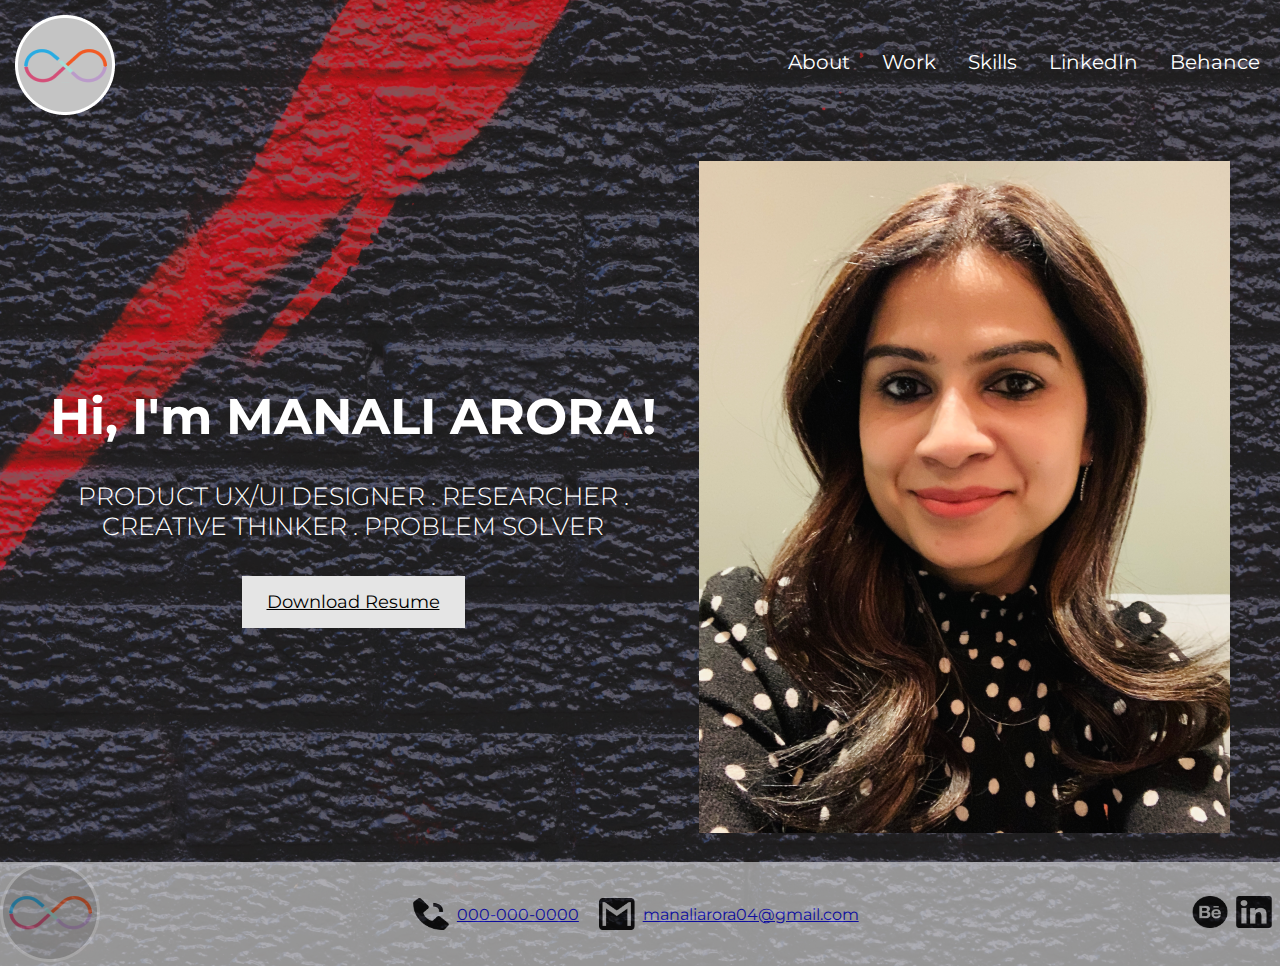
<file: index.html>
<!DOCTYPE html>
<html>

<head>
    <link rel="stylesheet" href="css/style.css" type="text/css">
    <!-- Global site tag (gtag.js) - Google Analytics -->
<script async src="https://www.googletagmanager.com/gtag/js?id=G-Q5YKX0DNT7"></script>
<script>
  window.dataLayer = window.dataLayer || [];
  function gtag(){dataLayer.push(arguments);}
  gtag('js', new Date());

  gtag('config', 'G-Q5YKX0DNT7');
</script>
    <!-- <link href="https://fonts.googleapis.com/icon?family=Material+Icons" rel="stylesheet"> -->
    <title>Manali Arora</title>
</head>

<body>
    <link rel="preconnect" href="https://fonts.googleapis.com">
    <link rel="preconnect" href="https://fonts.gstatic.com" crossorigin>
    <link
        href="https://fonts.googleapis.com/css2?family=Libre+Baskerville:ital@1&family=Montserrat:wght@400;500;600;700&family=Ms+Madi&family=Open+Sans:wght@300&display=swap"
        rel="stylesheet">
    <header class="navigation">
        <div class="logo">
            <a href="index.html"><img src="images/logo.png" /></a>
        </div>
        <nav class="links">
            <ul class="menu">
                <li><a href="about-me.html" class="menuItem">About</a></li>
                <li><a href="my-work.html" class="menuItem">Work</a></li>
                <li><a href="skills.html" class="menuItem">Skills</a></li>
                <li><a href="https://www.linkedin.com/in/manali-arora/" class="menuItem">LinkedIn</a></li>
                <li><a href="https://www.behance.net/manaliarora1" class="menuItem">Behance</a></li>
            </ul>
        </nav>

        <img src="images/menu.png" class="hamburger" />
        <img src="images/close.png" class="closeIcon" />
    </header>

    <div class="content">
        <div class="intro">
            <h1>Hi, I'm MANALI ARORA!</h1>
            <h2>PRODUCT UX/UI DESIGNER . RESEARCHER .<br> CREATIVE THINKER . PROBLEM SOLVER <br><br></h2>
            <a href="/docs/resume.pdf" download="Manali Arora Resume.pdf" class="resume">Download Resume</a>
        </div>
        <div class="profile-img">
            <img onmouseover="javascript:imageHovered(this);" onmouseout="javascript:imageUnhovered(this);"
                src="images/profile.png" class="heroImg" />
        </div>


    </div>
    <footer>

        <div class="logo">

            <a href="index.html"><img src="images/logo.png" /></a>
        </div>

        <div class="contact">

            <a href="tel:0000000000">
                <img src="images/call.png" class="footer-image" />
                <span>000-000-0000</span>
            </a>


            <a href="mailto:manaliarora04@gmail.com" class="Gmail">
                <img src="images/gmail.png" class="footer-image" />manaliarora04@gmail.com
            </a>

        </div>

        <div class="social-media">
            <a href="#" class="Behance">
                <img src="images/Behance.png" class="footer-image" />
            </a>
            <a href="#" class="LinkedIn">
                <img src="images/Linkedin.png" class="footer-image" />
            </a>
        </div>
    </footer>

</body>
<script src="js/index.js"></script>

</html>
</file>
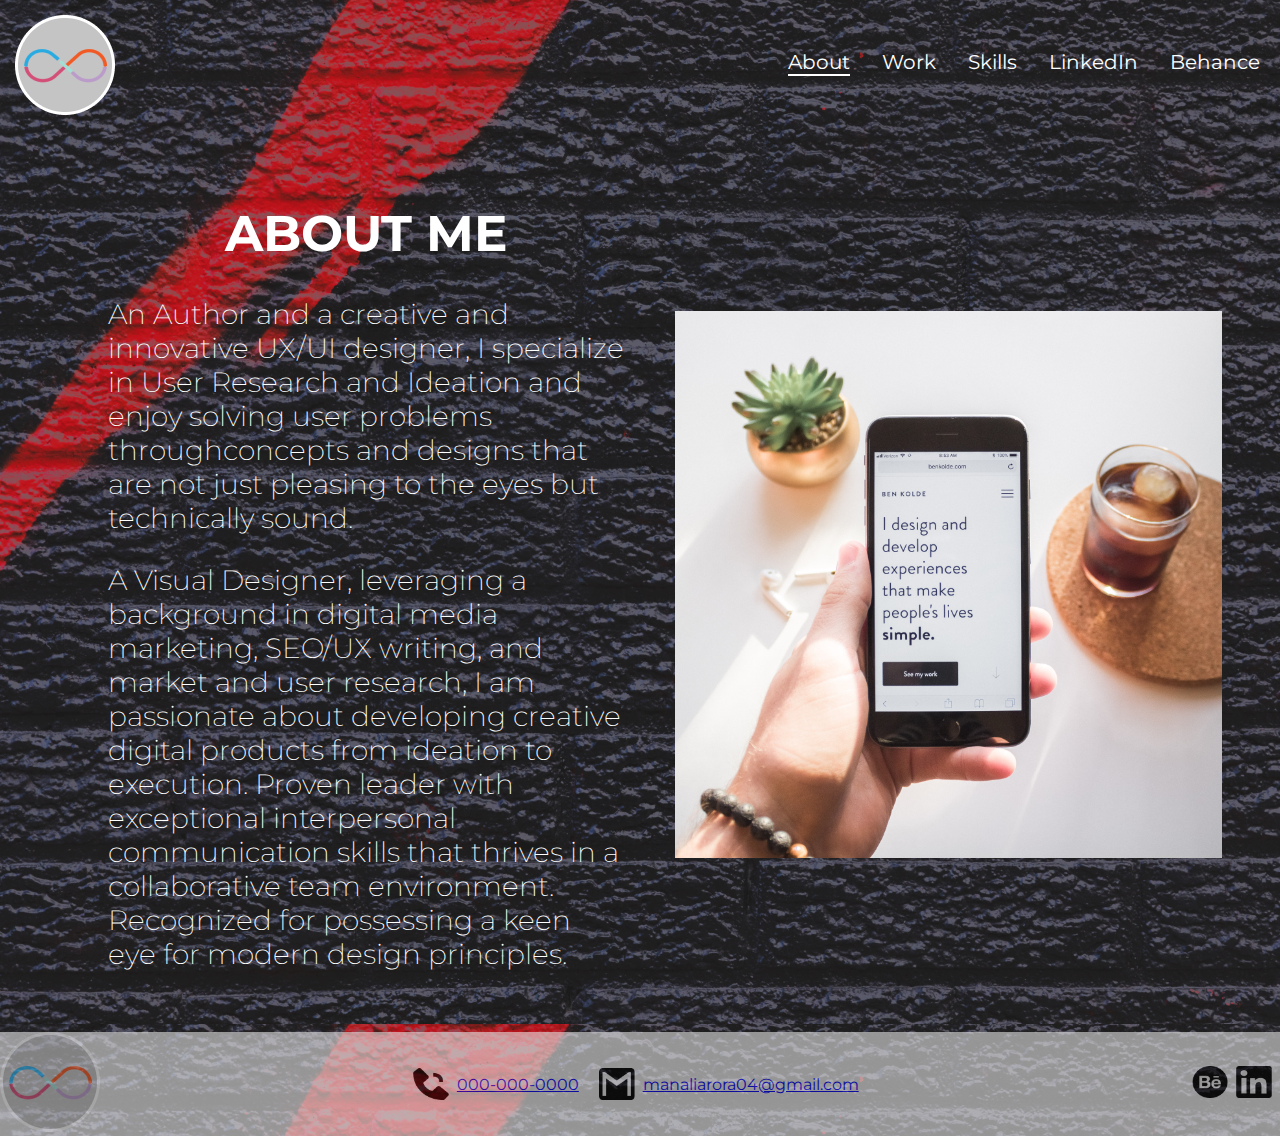
<file: about-me.html>
<!DOCTYPE html>
<html>

<head>
    <link rel="stylesheet" href="css/style.css" type="text/css">
    <!-- Global site tag (gtag.js) - Google Analytics -->
<script async src="https://www.googletagmanager.com/gtag/js?id=G-Q5YKX0DNT7"></script>
<script>
  window.dataLayer = window.dataLayer || [];
  function gtag(){dataLayer.push(arguments);}
  gtag('js', new Date());

  gtag('config', 'G-Q5YKX0DNT7');
</script>
    <title>Manali Arora</title>
</head>

<body>
    <link rel="preconnect" href="https://fonts.googleapis.com">
    <link rel="preconnect" href="https://fonts.gstatic.com" crossorigin>
    <link
        href="https://fonts.googleapis.com/css2?family=Libre+Baskerville:ital@1&family=Montserrat:wght@400;500;600;700&family=Ms+Madi&family=Open+Sans:wght@300&display=swap"
        rel="stylesheet">
    <header class="navigation">
        <div class="logo">
            <a href="index.html"><img src="images/logo.png" /></a>
        </div>
        <nav class="links">
            <ul class="menu">
                <li><a href="about-me.html" class="menuItem active">About</a></li>
                <li><a href="my-work.html" class="menuItem">Work</a></li>
                <li><a href="skills.html" class="menuItem">Skills</a></li>
                <li><a href="https://www.linkedin.com/in/manali-arora/" class="menuItem">LinkedIn</a></li>
                <li><a href="https://www.behance.net/manaliarora1" class="menuItem">Behance</a></li>
            </ul>
        </nav>

        <img src="images/menu.png" class="hamburger" />
        <img src="images/close.png" class="closeIcon" />
    </header>
<section class="main">
    <div class="content">
        <div class="about-me">

            <h1>ABOUT ME</h1>
            <p>An Author and a creative and innovative UX/UI designer, I specialize in User Research and Ideation and
                enjoy solving user problems throughconcepts and designs that are not just pleasing to the eyes but
                technically sound.</p>
            <p>A Visual Designer, leveraging a background in digital media marketing, SEO/UX writing, and market
                and user research, I am passionate about developing creative
                digital products from ideation to execution. Proven leader with exceptional interpersonal communication
                skills that thrives in a collaborative team environment.
                Recognized for possessing a keen eye for modern design principles.
            </p>

        </div>

        <img src="images/Hero-Image-About-Me.jpg" class="about-me-img" />


    </div>
</section>
    <footer>

        <div class="logo">
            <a href="https://manaliarora04.github.io/UX_UI_HW_18/"><img src="images/logo.png" /></a>
        </div>

        <div class="contact">

            <a href="tel:0000000000">
                <img src="images/call.png" class="footer-image" />
                <span>000-000-0000</span>
            </a>


            <a href="mailto:manaliarora04@gmail.com" class="Gmail">
                <img src="images/gmail.png" class="footer-image" />manaliarora04@gmail.com
            </a>

        </div>

        <div class="social-media">
            <a href="#" class="Behance">
                <img src="images/Behance.png" class="footer-image" />
            </a>
            <a href="#" class="LinkedIn">
                <img src="images/Linkedin.png" class="footer-image" />
            </a>
        </div>
    </footer>

</body>
<script src="js/index.js"></script>
</html>
</file>
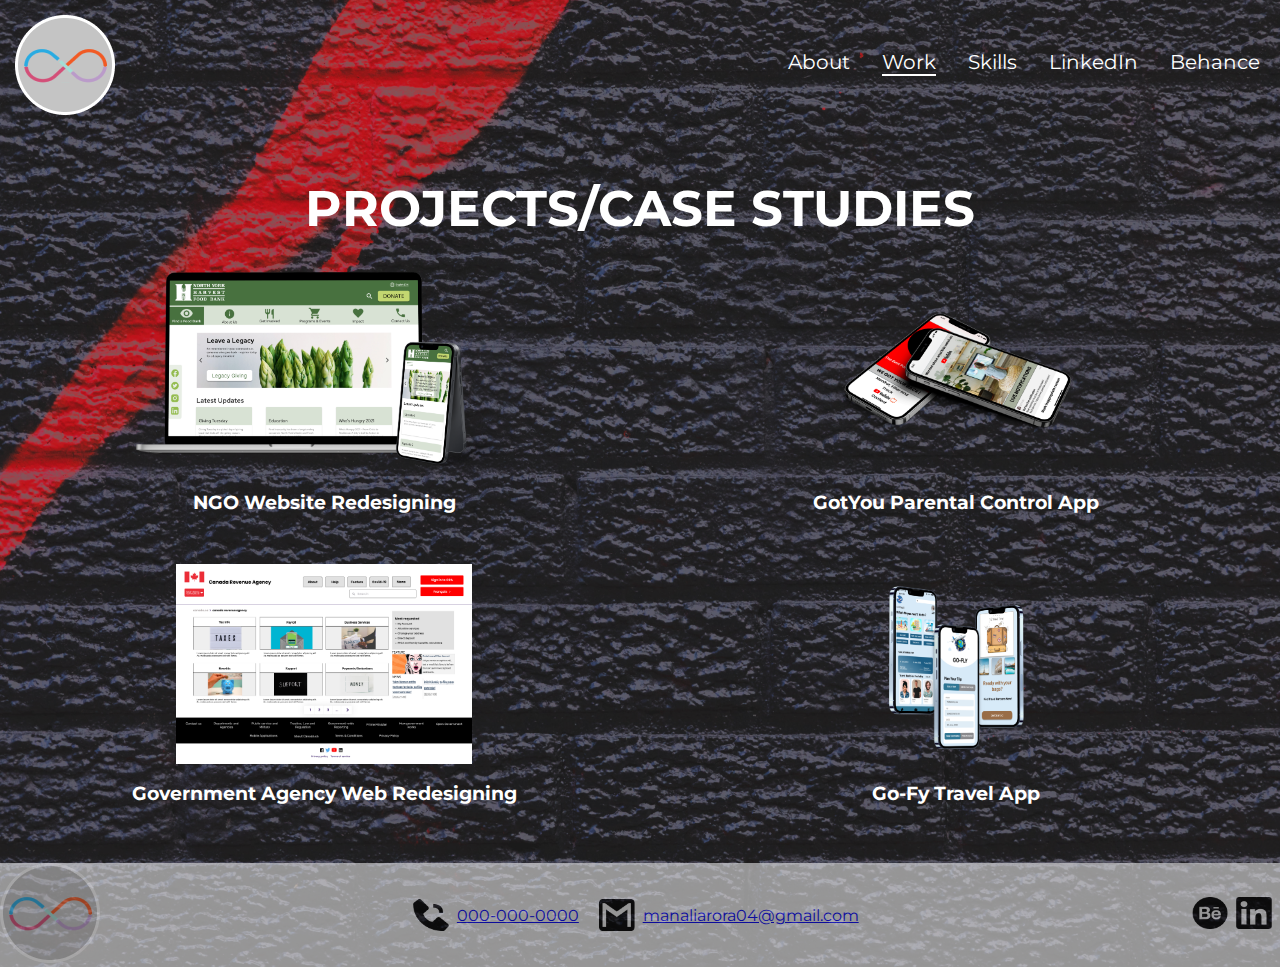
<file: my-work.html>
<!DOCTYPE html>
<html>

<head>
    <link rel="stylesheet" href="css/style.css" type="text/css">
    <!-- Global site tag (gtag.js) - Google Analytics -->
<script async src="https://www.googletagmanager.com/gtag/js?id=G-Q5YKX0DNT7"></script>
<script>
  window.dataLayer = window.dataLayer || [];
  function gtag(){dataLayer.push(arguments);}
  gtag('js', new Date());

  gtag('config', 'G-Q5YKX0DNT7');
</script>
    <title>Manali Arora</title>
</head>

<body>
    <link rel="preconnect" href="https://fonts.googleapis.com">
    <link rel="preconnect" href="https://fonts.gstatic.com" crossorigin>
    <link href="https://fonts.googleapis.com/css2?family=Libre+Baskerville:ital@1&family=Montserrat:wght@400;500;600;700&family=Ms+Madi&family=Open+Sans:wght@300&display=swap"
        rel="stylesheet">
    <header class="navigation">
        <div class="logo">
            <a href="index.html"><img src="images/logo.png" /></a>
        </div>
        <nav class="links">
            <ul class="menu">
                <li><a href="about-me.html" class="menuItem">About</a></li>
                <li><a href="my-work.html" class="menuItem active">Work</a></li>
                <li><a href="skills.html" class="menuItem">Skills</a></li>
                <li><a href="https://www.linkedin.com/in/manali-arora/" class="menuItem">LinkedIn</a></li>
                <li><a href="https://www.behance.net/manaliarora1" class="menuItem">Behance</a></li>
            </ul>
        </nav>

        <img src="images/menu.png" class="hamburger" />
        <img src="images/close.png" class="closeIcon" />
    </header>
    <section class="main">

        <div class="myWork">
            <h1>PROJECTS/CASE STUDIES</h1>
            <div>

                <div class="flexContainer">
                    <div class="caseStudy">
                        <div class="caseStudyThumb">
                            <img src="images/North-York-Harvest.png" />
                        </div>
                        <h3>NGO Website Redesigning</h3>
                    </div>
                    <div class="caseStudy">
                        <div class="caseStudyThumb">
                            <img src="images/Got-You.png" />
                        </div>
                        <h3>GotYou Parental Control App</h3>
                    </div>
                    <div class="caseStudy">
                        <div class="caseStudyThumb">
                            <img src="images/CRA-Desktop-Homepage 4.png" />
                        </div>
                        <h3>Government Agency Web Redesigning</h3>
                    </div>
                    <div class="caseStudy">
                        <div class="caseStudyThumb">
                            <img src="images/Go-Fly.png" />
                        </div>
                        <h3>Go-Fy Travel App</h3>
                    </div>

                </div>
            </div>


    </section>
    <footer>

        <div class="logo">
            <a href="index.html"><img src="images/logo.png" /></a>
        </div>

        <div class="contact">

            <a href="tel:0000000000">
                <img src="images/call.png" class="footer-image" />
                <span>000-000-0000</span>
            </a>


            <a href="mailto:manaliarora04@gmail.com" class="Gmail">
                <img src="images/gmail.png" class="footer-image" />manaliarora04@gmail.com
            </a>

        </div>

        <div class="social-media">
            <a href="#" class="Behance">
                <img src="images/Behance.png" class="footer-image" />
            </a>
            <a href="#" class="LinkedIn">
                <img src="images/Linkedin.png" class="footer-image" />
            </a>
        </div>
    </footer>

</body>
<script src="js/index.js"></script>
</html>
</file>
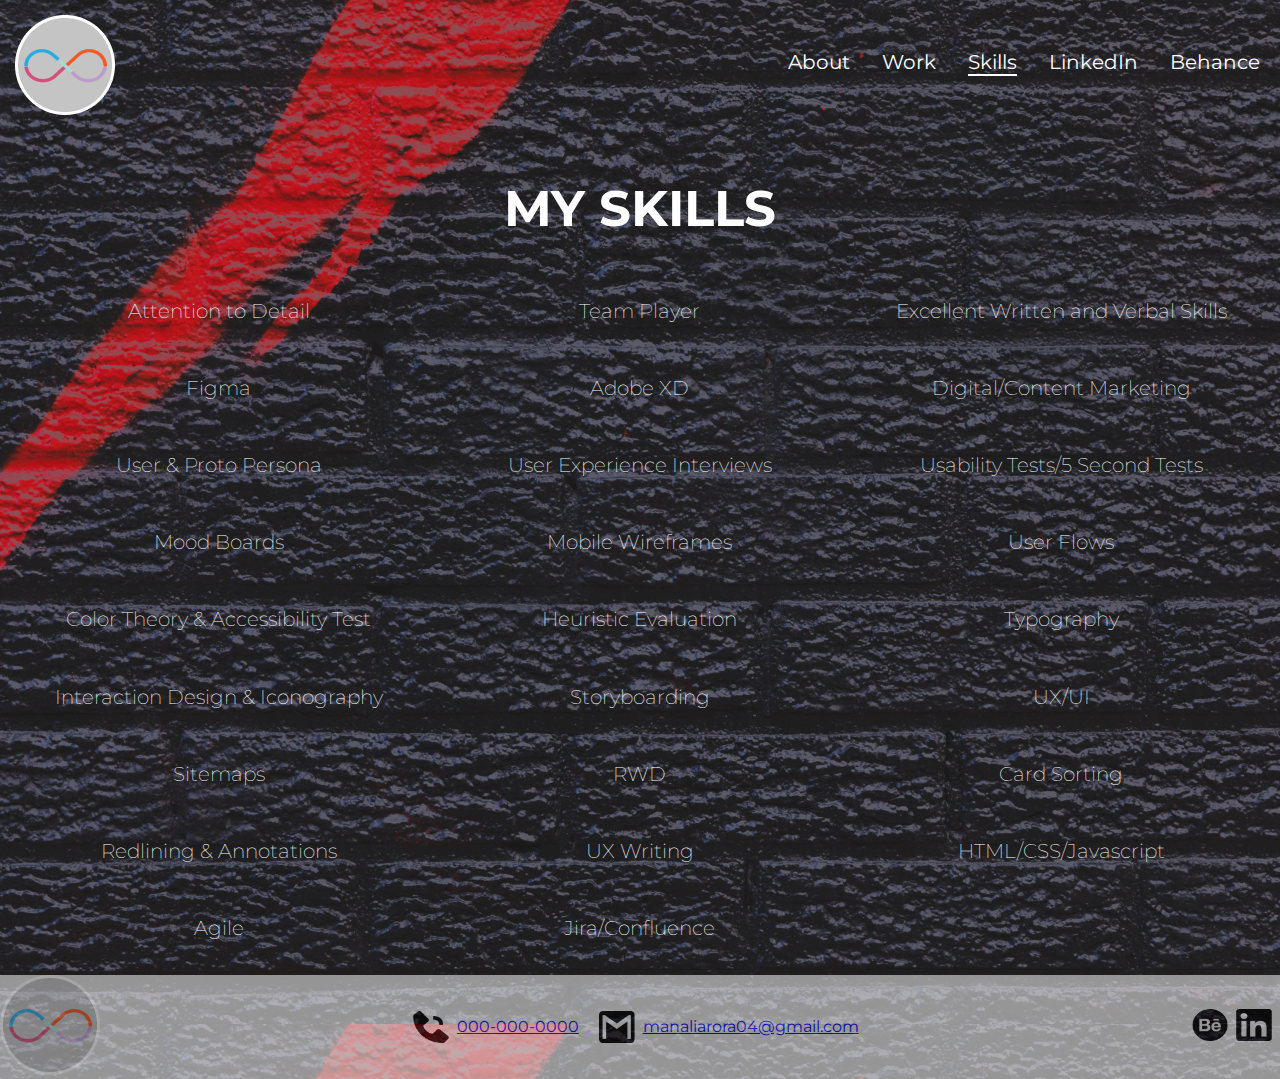
<file: skills.html>
<!DOCTYPE html>
<html>

<head>
    <link rel="stylesheet" href="css/style.css" type="text/css">
    <!-- Global site tag (gtag.js) - Google Analytics -->
<script async src="https://www.googletagmanager.com/gtag/js?id=G-Q5YKX0DNT7"></script>
<script>
  window.dataLayer = window.dataLayer || [];
  function gtag(){dataLayer.push(arguments);}
  gtag('js', new Date());

  gtag('config', 'G-Q5YKX0DNT7');
</script>
    <title>Manali Arora</title>
</head>

<body>
    <link rel="preconnect" href="https://fonts.googleapis.com">
    <link rel="preconnect" href="https://fonts.gstatic.com" crossorigin>
    <link
        href="https://fonts.googleapis.com/css2?family=Libre+Baskerville:ital@1&family=Montserrat:wght@400;500;600;700&family=Ms+Madi&family=Open+Sans:wght@300&display=swap"
        rel="stylesheet">
    <header class="navigation">
        <div class="logo">
            <a href="index.html"><img src="images/logo.png" /></a>
        </div>
        <nav class="links">
            <ul class="menu">
                <li><a href="about-me.html" class="menuItem">About</a></li>
                <li><a href="my-work.html" class="menuItem">Work</a></li>
                <li><a href="skills.html" class="menuItem active">Skills</a></li>
                <li><a href="https://www.linkedin.com/in/manali-arora/" class="menuItem">LinkedIn</a></li>
                <li><a href="https://www.behance.net/manaliarora1" class="menuItem">Behance</a></li>
            </ul>
        </nav>

        <img src="images/menu.png" class="hamburger" />
        <img src="images/close.png" class="closeIcon" />
    </header>
    <section class="main">

        <div class="mySkills">
            <h1>MY SKILLS</h1>
            <div>

                <div class="skillsGrid">
                    <div class="skillSet">
                        <h4>Attention to Detail</h4>
                        <h4>Team Player</h4>
                        <h4>Excellent Written and Verbal Skills</h4>
                        <h4>Figma</h4>
                        <h4>Adobe XD</h4>
                        <h4>Digital/Content Marketing</h4>
                        <h4>User & Proto Persona</h4>
                        <h4>User Experience Interviews</h4>
                        <h4>Usability Tests/5 Second Tests</h4>
                        <h4>Mood Boards</h4>
                        <h4>Mobile Wireframes</h4>
                        <h4>User Flows</h4>
                        <h4>Color Theory & Accessibility Test</h4>
                        <h4>Heuristic Evaluation</h4>
                        <h4>Typography</h4>
                        <h4>Interaction Design & Iconography</h4>
                        <h4>Storyboarding</h4>
                        <h4>UX/UI</h4>
                        <h4>Sitemaps</h4>
                        <h4>RWD</h4>
                        <h4>Card Sorting</h4>
                        <h4>Redlining & Annotations</h4>
                        <h4>UX Writing</h4>
                        <h4>HTML/CSS/Javascript</h4>
                        <h4>Agile</h4>
                        <h4>Jira/Confluence</h4>

                    </div>
                </div>


    </section>
    <footer>

        <div class="logo">
            <a href="index.html"><img src="images/logo.png" /></a>
        </div>

        <div class="contact">

            <a href="tel:0000000000">
                <img src="images/call.png" class="footer-image" />
                <span>000-000-0000</span>
            </a>


            <a href="mailto:manaliarora04@gmail.com" class="Gmail">
                <img src="images/gmail.png" class="footer-image" />manaliarora04@gmail.com
            </a>

        </div>

        <div class="social-media">
            <a href="#" class="Behance">
                <img src="images/Behance.png" class="footer-image" />
            </a>
            <a href="#" class="LinkedIn">
                <img src="images/Linkedin.png" class="footer-image" />
            </a>
        </div>
    </footer>

</body>
<script src="js/index.js"></script>
</html>
</file>
<file: css/style.css>
html,
body {
  height: 100%;
}

body {

  font-family: 'Montserrat', sans-serif;
  background-image: url("../images/backgroundImage.png");
  color: white;
  display: flex;
  flex-direction: column;
  margin: 0;
}

.main {
  flex-grow: 2;
  margin: 8px;
}

h2 {
  font-size: 25px;
  font-weight: 300;
}

h1 {
  font-size: 50px;
  font-weight: bold;
}

.content {

  text-align: center;
  align-items: center;
  display: flex;
  justify-content: space-between;
  padding: 25px 50px;
}

.intro {
  margin-bottom: 2rem;
}

.navigation {
  margin: 15px;
  font-size: 25px;
  display: flex;
  justify-content: space-between;
}


/* .logo {
        display: flex;
        justify-content:left; 
        
         } */




footer {

  /*padding: 10px;*/
  text-align: center;
  /* Center text*/
  background: #E5E5E5 60%;
  /* Grey background */
  opacity: 60%;
  color: black;
  display: flex;
  justify-content: space-between;
  align-items: center;
  flex-shrink: 0;
  width: 100%;
}

.text {
  text-align: right;
  margin-right: 15px;
  font-size: 18px;
}

.number {
  text-align: right;
  margin-right: 15px;
  font-size: 18px;
}

.resume {
  background-color: #E5E5E5;
  color: black;
  padding: 15px 25px;
  font-size: 18px;
  margin: 50px 0px;
}

.profile-img {
  overflow: hidden;
}

.rights {
  height: 100%;
  margin-top: 70px;
}

footer .contact a {
  margin-right: 20px;
  display: flex;
  align-items: center;
}

footer .contact div:first-child {
  margin-bottom: 10px;
}

.social-media {
  display: flex;

}

.contact {
  display: flex;



}

.footer-image {
  height: 32px;
  width: auto;
  margin-right: 8px;
}

/*About me starts here */

.about-me-img {
  width: 547px;
  height: auto;
}

.about-me p {
  font-size: 28px;
  font-weight: 200;
  text-align: left;


}

.about-me {
  padding-left: 50px;
  padding-right: 50px;
}

/*Projects/case studies begins here*/

.myWork {
  text-align: center;
}


.flexContainer {
  display: flex;
  flex-direction: row;
  flex-wrap: wrap;
  justify-content: space-evenly;

}

.caseStudy {
  width: 50%;
  height: auto;
  display: flex;
  justify-content: center;
  flex-direction: column;
}

.flexContainer .caseStudyThumb {
  display: flex;
  justify-content: center;
}

.flexContainer img {
  height: 200px;
  width: auto;
}

.caseStudy h3 {
  margin-bottom: 50px;
}



/* My Skills starts here */

.mySkills {
  text-align: center;

}

.skillSet {
  /*margin: 0px 5%;*/
  display: grid;
  grid-template-columns: 1fr 1fr 1fr;

}

h4 {
  font-size: 20px;
  font-weight: 150;
}

/* .skillsGrid {
    grid-template-columns: 1fr;
  grid-template-rows: 300 300 300 300 300;
 }  */

.closeIcon, .hamburger {
  display: none;
}
.links {
  padding: 5px;
  width: 70%;
  display: flex;
  justify-content: flex-end;
  text-align: right;

}
.links ul {
  padding: 10;
  list-style-type: none;
  justify-content: right;
  flex: 5px;
}
.links li {
  text-align: right;
  margin-left: 2rem;
}
.links a {
  display: inline-block;
  font-size: 20px;
  text-decoration: none;
  color: white;
}

.menuItem {
  border-bottom: 0.15rem solid transparent;
}

.menuItem:hover, .menuItem.active {
  border-bottom: 0.15rem solid white;  
}

@media only screen and (min-width: 600px) {
  .links ul {
    display: flex;
  }
  .links li {
    display: inline;
  }
}
@media only screen and (max-width: 600px) {
  .flexContainer {
    flex-direction: column;
    align-items: center;
    width: 100%;

  }

  .flexContainer img {
    width: 100%;
  }

  .skillSet {

    grid-template-columns: 1fr;

  }

  .caseStudy {
    width: 60%;
  }

  /* .links {
    display: none;

  } */

  .hamburger {
    height: 50px;
    width: 50px;
    display: block;
  }
  .content {
    flex-direction: column;
    align-items: center;
  }

  .hamburger, .closeIcon {
    position: fixed;
    z-index: 100;
    top: 1rem;
    right: 1rem;
    padding: 4px;
    cursor: pointer;
    height: 50px;
    width: 50px;
  }

  .menu {
    position: fixed;
    transform: translateY(-100%);
    transition: transform 0.2s;
    top: -25px;
    right: 0;
    bottom: 0;
    z-index: 99;
    background: black;
    color: white;
    list-style: none;
    padding-top: 4.5rem;
    width: fit-content;
    padding-right: 3rem;
  }

  .showMenu {
    transform: translateY(0);
  }
  /*hover tabs */
  /* .menuItem:hover {
    background-color: azure;
  }
  .menuItem.active {
    background-color: aliceblue;
  } */
}
</file>
